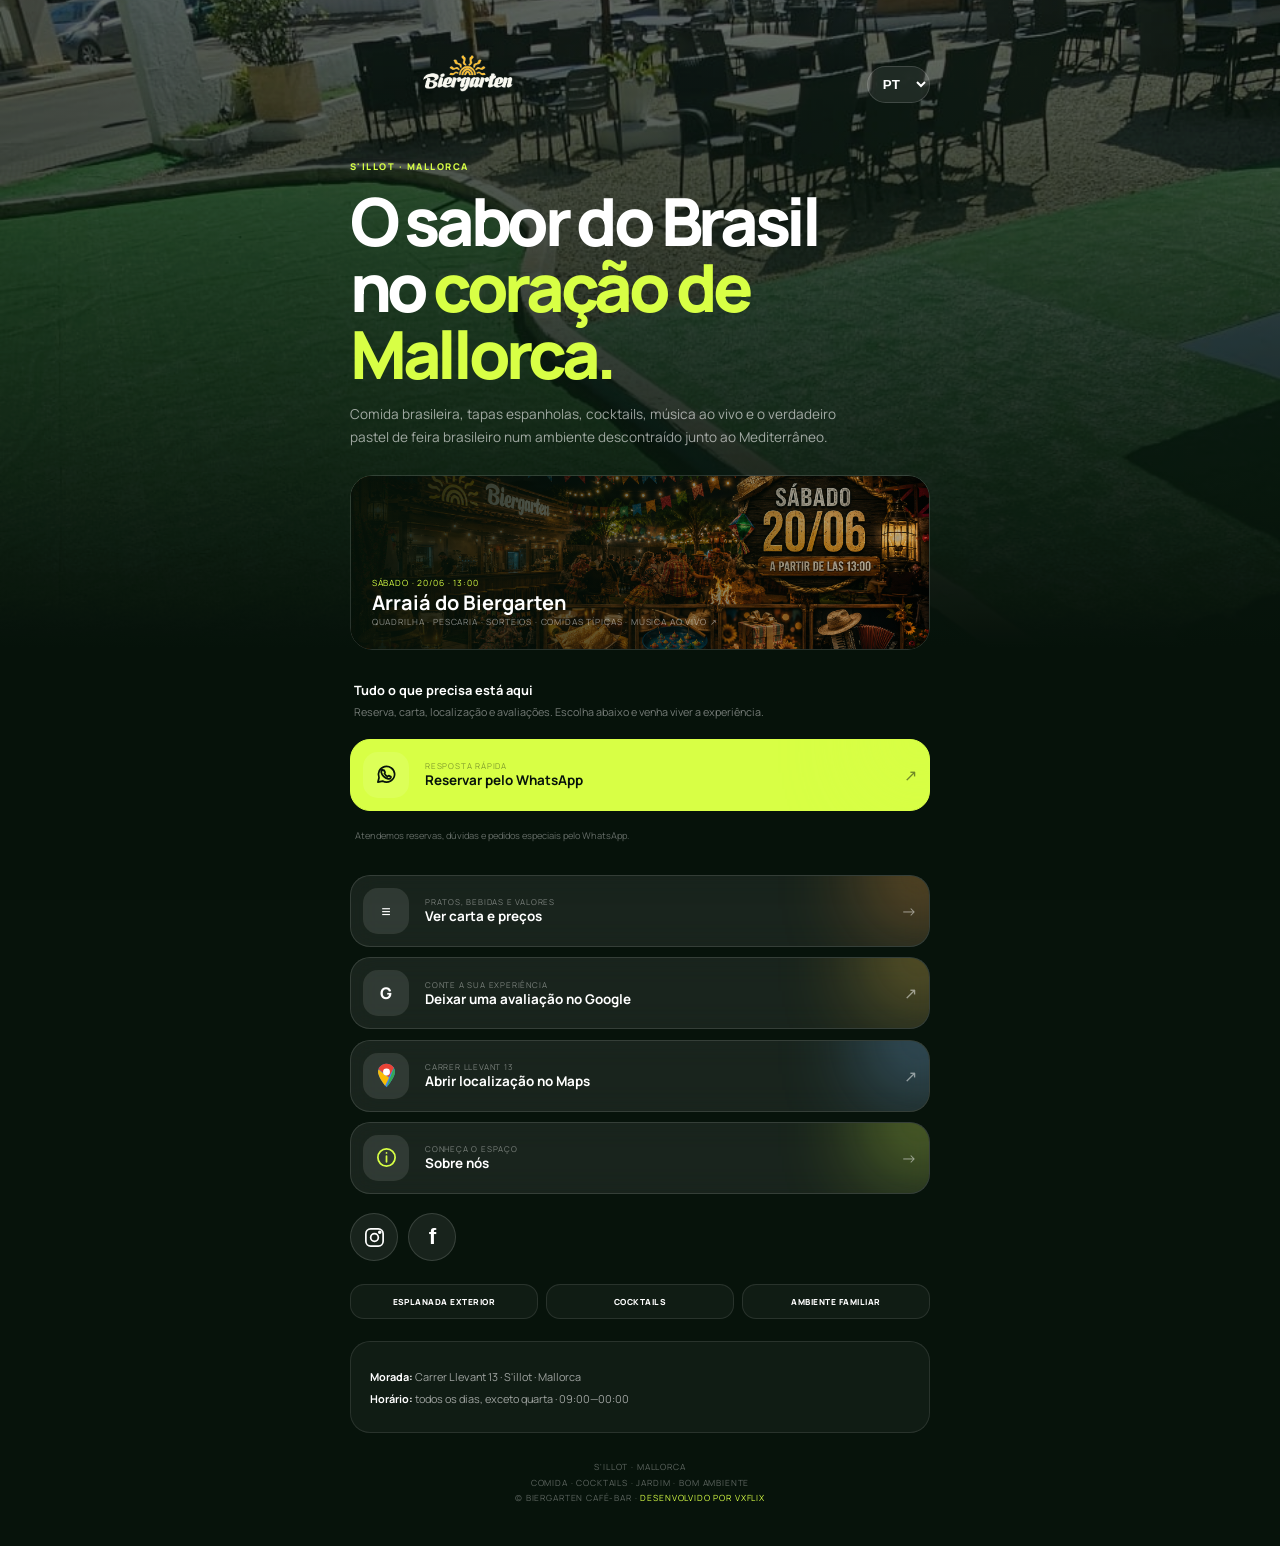
<file: index.html>
<!DOCTYPE html>
<html lang="pt">
<head>
  <meta charset="UTF-8">
  <meta name="viewport" content="width=device-width, initial-scale=1">
  <title>Biergarten | S'illot, Mallorca</title>
  <link rel="preconnect" href="https://fonts.googleapis.com">
  <link rel="preconnect" href="https://fonts.gstatic.com" crossorigin>
  <link href="https://fonts.googleapis.com/css2?family=Manrope:wght@500;600;700;800&display=swap" rel="stylesheet">
  <style>
    :root{--lime:#d8ff45;--night:#07130b}*{box-sizing:border-box}body{margin:0;min-height:100vh;background:var(--night);color:#fff;font-family:Manrope,sans-serif;padding:1rem}.bg{position:fixed;inset:0;background:linear-gradient(rgba(5,18,9,.52),#07130b 72%),url("images/local (1).jpeg") center/cover;opacity:.85}.page{position:relative;width:min(580px,100%);margin:auto;padding:1rem 0}.top{display:flex;align-items:center;justify-content:space-between}.logo{width:235px;height:105px;object-fit:contain}.lang{padding:.55rem .7rem;border:1px solid rgba(255,255,255,.15);border-radius:999px;background:rgba(255,255,255,.08);color:#fff;font-weight:800}.intro{padding:1rem 0 1.6rem}.eyebrow{color:var(--lime);font-size:.58rem;font-weight:800;letter-spacing:.16em;text-transform:uppercase}.intro h1{max-width:540px;margin:.8rem 0 1rem;font-size:clamp(2.5rem,9vw,4.15rem);font-weight:800;line-height:1;letter-spacing:-.065em}.intro h1 em{color:var(--lime);font-style:normal}.intro p{max-width:500px;margin:0;color:rgba(255,255,255,.6);font-size:.85rem;line-height:1.7}.events{display:flex;overflow:hidden;scroll-behavior:smooth;margin-bottom:1.5rem;border-radius:22px}.event{position:relative;isolation:isolate;flex:0 0 100%;height:175px;border-radius:22px;overflow:hidden;color:#fff;text-decoration:none;border:1px solid rgba(255,255,255,.14)}.event img{position:absolute;z-index:-2;width:100%;height:100%;object-fit:cover}.event:after{content:"";position:absolute;z-index:-1;inset:0;background:linear-gradient(90deg,rgba(5,18,9,.95),rgba(5,18,9,.15))}.event div{height:100%;padding:1.3rem;display:flex;flex-direction:column;justify-content:end}.event small,.event em{font-size:.53rem;text-transform:uppercase;letter-spacing:.1em;font-style:normal}.event small{color:var(--lime)}.event strong{font-size:1.25rem}.event em{opacity:.5}.hub{margin:0 0 1rem;padding:.25rem}.hub strong{font-size:.8rem}.hub p{margin:.3rem 0 0;color:rgba(255,255,255,.45);font-size:.67rem}.links{display:grid;gap:.65rem}.link{position:relative;overflow:hidden;display:flex;align-items:center;gap:1rem;padding:.75rem;border:1px solid rgba(255,255,255,.12);border-radius:20px;background:rgba(255,255,255,.075);backdrop-filter:blur(14px);color:#fff;text-decoration:none;transition:.25s}.link:before{content:"";position:absolute;width:100px;height:100px;right:-40px;top:-50px;background:var(--glow);filter:blur(45px);opacity:.4}.link:hover{transform:translateY(-3px);border-color:rgba(255,255,255,.35)}.link-icon{display:grid;place-items:center;flex:0 0 46px;height:46px;border-radius:15px;background:rgba(255,255,255,.1);font-weight:800}.link-icon svg,.social-round svg{width:23px;height:23px;fill:none;stroke:currentColor;stroke-width:1.8;stroke-linecap:round;stroke-linejoin:round}.link-icon .maps-pin{width:27px;height:27px;stroke:none}.link-icon .about-icon{stroke:var(--lime)}.link-text{display:grid}.link-text small{font-size:.5rem;text-transform:uppercase;letter-spacing:.1em;opacity:.42}.link-text strong{font-size:.84rem}.link i{margin-left:auto;font-style:normal;opacity:.5}.primary{background:var(--lime);color:var(--night);border-color:var(--lime);--glow:var(--lime)}.menu{--glow:#ffa23d}.google{--glow:#ffcc43}.map{--glow:#78bcff}.about{--glow:#d8ff45}.whatsapp-note{margin:.5rem .3rem 1.4rem;color:rgba(255,255,255,.38);font-size:.58rem}.social-row{display:flex;align-items:center;gap:.65rem;margin:1.2rem 0}.social-round{display:grid;place-items:center;width:48px;height:48px;border:1px solid rgba(255,255,255,.14);border-radius:50%;background:rgba(255,255,255,.07);color:#fff;text-decoration:none;transition:.2s}.social-round:hover{transform:translateY(-3px);border-color:var(--lime);color:var(--lime)}.trust{display:grid;grid-template-columns:repeat(3,1fr);gap:.5rem;margin:1.4rem 0}.trust span{padding:.7rem .35rem;border:1px solid rgba(255,255,255,.1);border-radius:14px;background:rgba(255,255,255,.04);text-align:center;font-size:.52rem;font-weight:800;text-transform:uppercase;letter-spacing:.06em}.info{padding:1.2rem;border:1px solid rgba(255,255,255,.1);border-radius:20px;background:rgba(255,255,255,.04)}.info p{margin:.45rem 0;color:rgba(255,255,255,.6);font-size:.68rem}.info b{color:#fff}.footer{padding:1.7rem .2rem .5rem;text-align:center;color:rgba(255,255,255,.35);font-size:.53rem;line-height:1.8;text-transform:uppercase;letter-spacing:.1em}.footer a{color:var(--lime);text-decoration:none}@media(max-width:450px){.logo{width:205px;height:96px}.intro h1{font-size:2.75rem}.trust{gap:.35rem}.trust span{font-size:.45rem}}
  </style>
</head>
<body>
  <div class="bg"></div>
  <main class="page">
    <div class="top"><img class="logo" src="images/logo-dark.png" alt="Biergarten"><select class="lang"><option value="pt">PT</option><option value="es">ES</option><option value="en">EN</option><option value="de">DE</option></select></div>
    <section class="intro"><span class="eyebrow">S'illot · Mallorca</span><h1>O sabor do Brasil no <em>coração de Mallorca.</em></h1><p>Comida brasileira, tapas espanholas, cocktails, música ao vivo e o verdadeiro pastel de feira brasileiro num ambiente descontraído junto ao Mediterrâneo.</p></section>
    <div class="events">
      <a class="event" href="https://wa.me/34622554319?text=Olá%2C%20quero%20mais%20informações%20sobre%20o%20Arraiá%20do%20Biergarten." target="_blank"><img src="images/evento-arraia-20-06.png" alt="Arraiá do Biergarten"><div><small>Sábado · 20/06 · 13:00</small><strong>Arraiá do Biergarten</strong><em>Quadrilha · Pescaria · Sorteios · Comidas típicas · Música ao vivo ↗</em></div></a>
      <a class="event" href="https://wa.me/34622554319?text=Olá%2C%20quero%20reservar%20para%20o%20Show%20Especial%20de%2027%2F06." target="_blank"><img src="images/evento-show-especial-27-06.png" alt="Show Especial com Renatinho da Bahia e Alê Brito"><div><small>Sexta · 27/06 · 18:00</small><strong>Renatinho da Bahia & Alê Brito</strong><em>Samba · Boa gastronomia · Drinks especiais ↗</em></div></a>
      <a class="event" href="https://wa.me/34622554319?text=Olá%2C%20quero%20fazer%20um%20pedido%20de%20marmitex." target="_blank"><img src="images/promo-marmitex-delivery.png" alt="Marmitex e delivery Biergarten"><div><small>Sextas, sábados e domingos</small><strong>Marmitex aos fins de semana</strong><em>Feijoada · Coxinhas · Pastéis · Pratos brasileiros ↗</em></div></a>
    </div>
    <div class="hub"><strong>Tudo o que precisa está aqui</strong><p>Reserva, carta, localização e avaliações. Escolha abaixo e venha viver a experiência.</p></div>
    <div class="links">
      <a class="link primary" href="https://wa.me/34622554319" target="_blank"><span class="link-icon"><svg viewBox="0 0 24 24"><path d="M20.5 11.5a8.5 8.5 0 0 1-12.6 7.4L3 20l1.2-4.6A8.5 8.5 0 1 1 20.5 11.5Z"/><path d="M8.2 7.8c.5-.7 1.2-.4 1.5.2l.8 1.8c.1.3-.4.9-.7 1.1.8 1.5 1.9 2.6 3.4 3.3.3-.2.8-1.1 1.2-1l1.8.8c.5.2.5.7.3 1.2-.5 1.1-1.6 1.6-2.8 1.3-3.8-.9-6.3-3.4-7.2-6.8-.3-1.2.2-2.3.9-3.1Z"/></svg></span><span class="link-text"><small>Resposta rápida</small><strong>Reservar pelo WhatsApp</strong></span><i>↗</i></a>
      <p class="whatsapp-note">Atendemos reservas, dúvidas e pedidos especiais pelo WhatsApp.</p>
      <a class="link menu" href="carta.html"><span class="link-icon">≡</span><span class="link-text"><small>Pratos, bebidas e valores</small><strong>Ver carta e preços</strong></span><i>→</i></a>
      <a class="link google" href="https://share.google/HWqYhRmyLR4mfaoDF" target="_blank"><span class="link-icon">G</span><span class="link-text"><small>Conte a sua experiência</small><strong>Deixar uma avaliação no Google</strong></span><i>↗</i></a>
      <a class="link map" href="https://www.google.com/maps/search/?api=1&query=Carrer+Llevant+13+S%27illot+Mallorca" target="_blank"><span class="link-icon"><svg class="maps-pin" viewBox="0 0 32 32"><path fill="#4285F4" d="M16 2C10.5 2 6 6.3 6 11.7c0 7.2 10 18.3 10 18.3s10-11.1 10-18.3C26 6.3 21.5 2 16 2Z"/><path fill="#34A853" d="M16 30s10-11.1 10-18.3c0-1.8-.5-3.5-1.3-4.9L16 30Z"/><path fill="#FBBC04" d="M6 11.7C6 17 11.4 24.5 14.3 28L19 18.8 6.4 9c-.3.9-.4 1.8-.4 2.7Z"/><path fill="#EA4335" d="M24.7 6.8A10.1 10.1 0 0 0 16 2C11.7 2 8 4.6 6.4 8.2l12.5 9.7 5.8-11.1Z"/><circle cx="16" cy="11.8" r="4.1" fill="#fff"/></svg></span><span class="link-text"><small>Carrer Llevant 13</small><strong>Abrir localização no Maps</strong></span><i>↗</i></a>
      <a class="link about" href="site.html"><span class="link-icon"><svg class="about-icon" viewBox="0 0 24 24"><circle cx="12" cy="12" r="9"/><path d="M12 10.5v6"/><path d="M12 7.2h.01"/></svg></span><span class="link-text"><small>Conheça o espaço</small><strong>Sobre nós</strong></span><i>→</i></a>
    </div>
    <div class="social-row"><a class="social-round" href="https://www.instagram.com/biergartensillot/" target="_blank" aria-label="Instagram"><svg viewBox="0 0 24 24"><rect x="3" y="3" width="18" height="18" rx="5"/><circle cx="12" cy="12" r="4"/><circle cx="17.5" cy="6.5" r="1"/></svg></a><a class="social-round" href="https://www.facebook.com/profile.php?id=61590389174556" target="_blank" aria-label="Facebook"><b style="font:800 1.4rem Arial">f</b></a></div>
    <div class="trust"><span>Esplanada exterior</span><span>Cocktails</span><span>Ambiente familiar</span></div>
    <div class="info"><p><b>Morada:</b> Carrer Llevant 13 · S'illot · Mallorca</p><p><b>Horário:</b> todos os dias, exceto quarta · 09:00—00:00</p></div>
    <div class="footer">S'illot · Mallorca<br>Comida · Cocktails · Jardim · Bom ambiente<br>© Biergarten Café-Bar · <a href="https://vxflix.com" target="_blank">Desenvolvido por VXFLIX</a></div>
  </main>
  <script>
    const events=document.querySelector(".events");let pos=0;setInterval(()=>{pos=(pos+1)%events.children.length;events.scrollTo({left:events.children[pos].offsetLeft-events.offsetLeft,behavior:"smooth"})},5000);
    const translations={
      es:["El sabor de Brasil en el <em>corazón de Mallorca.</em>","Comida brasileña, tapas españolas, cócteles, música en vivo y el auténtico pastel de feria brasileño en un ambiente relajado junto al Mediterráneo.","Todo lo que necesitas está aquí","Reserva, carta, ubicación y opiniones. Elige abajo y ven a vivir la experiencia.","Respuesta rápida","Reservar por WhatsApp","Platos, bebidas y precios","Ver carta y precios","Cuéntanos tu experiencia","Dejar una reseña en Google","Carrer Llevant 13","Abrir ubicación en Maps","Conoce el espacio","Sobre nosotros","Terraza exterior","Cócteles","Ambiente familiar",["Sábado · 20/06 · 13:00","Arraiá do Biergarten","Cuadrilla · Pesca · Sorteos · Comidas típicas · Música en vivo ↗","Viernes · 27/06 · 18:00","Renatinho da Bahia & Alê Brito","Samba · Buena gastronomía · Bebidas especiales ↗","Viernes, sábados y domingos","Marmitex los fines de semana","Feijoada · Coxinhas · Pasteles brasileños · Platos brasileños ↗"]],
      en:["The taste of Brazil in the <em>heart of Mallorca.</em>","Brazilian food, Spanish tapas, cocktails, live music and authentic Brazilian pastel in a relaxed setting by the Mediterranean.","Everything you need is here","Bookings, menu, location and reviews. Choose below and come enjoy the experience.","Quick reply","Book via WhatsApp","Food, drinks and prices","View menu and prices","Tell us about your visit","Leave a Google review","Carrer Llevant 13","Open location in Maps","Discover the space","About us","Outdoor terrace","Cocktails","Family friendly",["Saturday · 20/06 · 13:00","Biergarten Brazilian June Festival","Traditional dance · Games · Giveaways · Typical food · Live music ↗","Friday · 27/06 · 18:00","Renatinho da Bahia & Alê Brito","Samba · Great food · Special drinks ↗","Fridays, Saturdays and Sundays","Weekend Brazilian meal boxes","Feijoada · Coxinhas · Brazilian pastels · Brazilian dishes ↗"]],
      de:["Der Geschmack Brasiliens im <em>Herzen Mallorcas.</em>","Brasilianisches Essen, spanische Tapas, Cocktails, Live-Musik und authentische brasilianische Pastéis in entspannter mediterraner Atmosphäre.","Alles, was du brauchst","Reservierung, Speisekarte, Standort und Bewertungen. Wähle unten und erlebe den Biergarten.","Schnelle Antwort","Über WhatsApp reservieren","Speisen, Getränke und Preise","Speisekarte und Preise","Erzähle von deinem Besuch","Google-Bewertung abgeben","Carrer Llevant 13","Standort in Maps öffnen","Entdecke den Ort","Über uns","Außenterrasse","Cocktails","Familienfreundlich",["Samstag · 20/06 · 13:00","Brasilianisches Junifest im Biergarten","Traditioneller Tanz · Spiele · Verlosungen · Typisches Essen · Live-Musik ↗","Freitag · 27/06 · 18:00","Renatinho da Bahia & Alê Brito","Samba · Gutes Essen · Besondere Drinks ↗","Freitags, samstags und sonntags","Brasilianische Gerichte am Wochenende","Feijoada · Coxinhas · Brasilianische Pastéis · Brasilianische Gerichte ↗"]]
    };
    const pt=["O sabor do Brasil no <em>coração de Mallorca.</em>","Comida brasileira, tapas espanholas, cocktails, música ao vivo e o verdadeiro pastel de feira brasileiro num ambiente descontraído junto ao Mediterrâneo.","Tudo o que precisa está aqui","Reserva, carta, localização e avaliações. Escolha abaixo e venha viver a experiência.","Resposta rápida","Reservar pelo WhatsApp","Pratos, bebidas e valores","Ver carta e preços","Conte a sua experiência","Deixar uma avaliação no Google","Carrer Llevant 13","Abrir localização no Maps","Conheça o espaço","Sobre nós","Esplanada exterior","Cocktails","Ambiente familiar",["Sábado · 20/06 · 13:00","Arraiá do Biergarten","Quadrilha · Pescaria · Sorteios · Comidas típicas · Música ao vivo ↗","Sexta · 27/06 · 18:00","Renatinho da Bahia & Alê Brito","Samba · Boa gastronomia · Drinks especiais ↗","Sextas, sábados e domingos","Marmitex aos fins de semana","Feijoada · Coxinhas · Pastéis · Pratos brasileiros ↗"]];
    const lang=document.querySelector(".lang");function setLang(l){const t=l==="pt"?pt:translations[l]||pt;document.documentElement.lang=l;document.querySelector(".intro h1").innerHTML=t[0];document.querySelector(".intro p").textContent=t[1];document.querySelector(".hub strong").textContent=t[2];document.querySelector(".hub p").textContent=t[3];const sm=document.querySelectorAll(".link-text small"),st=document.querySelectorAll(".link-text strong");[t[4],t[6],t[8],t[10],t[12]].forEach((v,i)=>sm[i].textContent=v);[t[5],t[7],t[9],t[11],t[13]].forEach((v,i)=>st[i].textContent=v);document.querySelectorAll(".trust span").forEach((e,i)=>e.textContent=t[14+i]);document.querySelectorAll(".event div small,.event div strong,.event div em").forEach((e,i)=>e.textContent=t[17][i]);localStorage.setItem("biergarten-language",l)}lang.value=localStorage.getItem("biergarten-language")||"pt";setLang(lang.value);lang.addEventListener("change",e=>setLang(e.target.value));
  </script>
</body>
</html>
</file>
